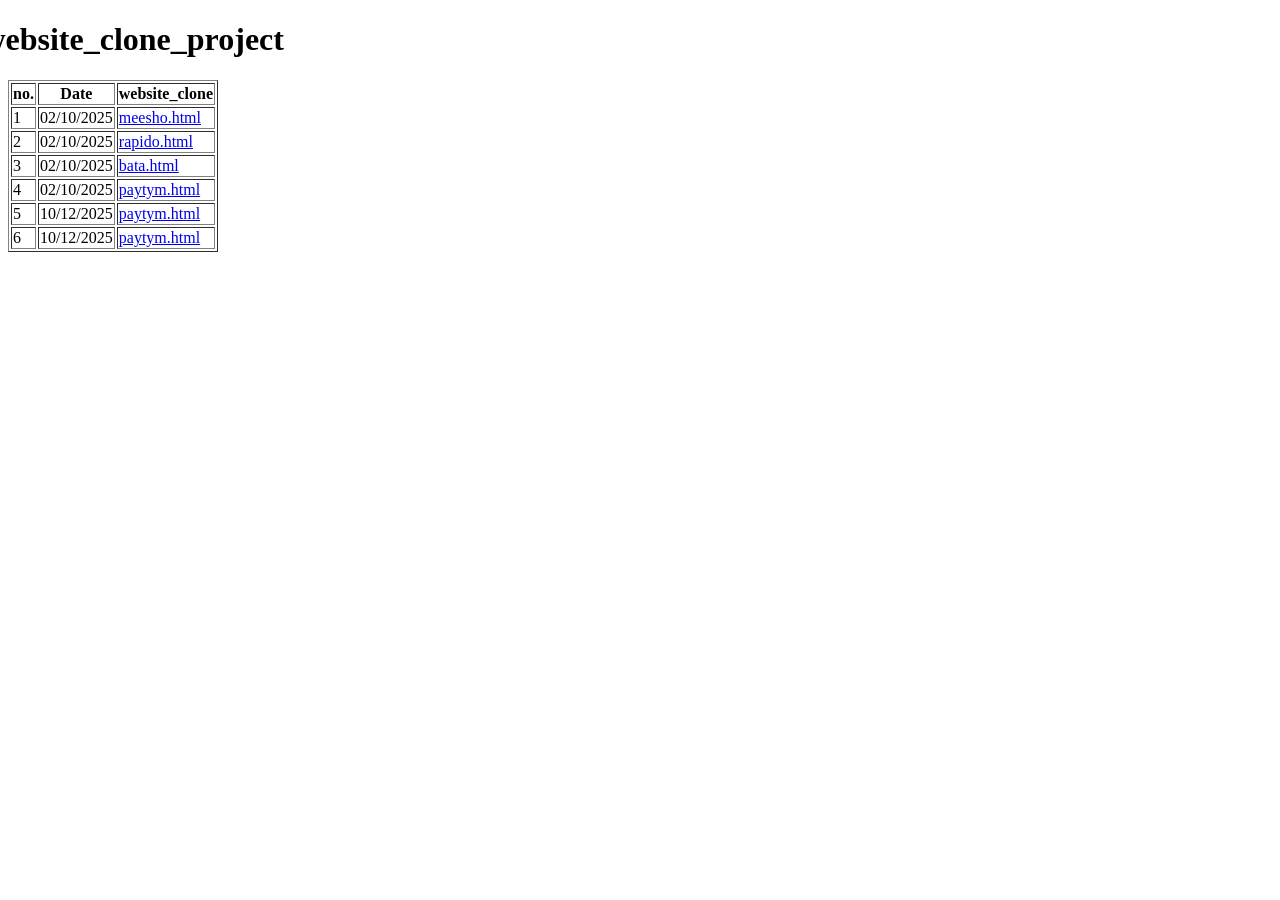
<file: index.html>
<!DOCTYPE html>
<html lang="en">
<head>
    <meta charset="UTF-8">
    <meta name="viewport" content="width=device-width, initial-scale=1.0">
    <title>website_clone</title>
</head>
<style>
    .container{
        justify-self: center;
    }
    h1{
        margin-left: -2vw;
    }
</style>
<body>
<div class="container">
    <h1>website_clone_project</h1>
    <table border="1px">
        <tr>
            <th>no.</th>
            <th>Date</th>
            <th>website_clone</th>
        </tr>
        <tr>
            <td>1</td>
            <td>02/10/2025</td>
            <td><a href="meesho_clone/meesho.html">meesho.html</a></td>
        </tr>
        <tr>
            <td>2</td>
            <td>02/10/2025</td>
            <td><a href="rapidoclone/index.html">rapido.html</a></td>
        </tr>
        <tr>
            <td>3</td>
            <td>02/10/2025</td>
            <td><a href="bata_india/BATA2.html">bata.html</a></td>
        </tr>
        <tr>
            <td>4</td>
            <td>02/10/2025</td>
            <td><a href="paytym/index.html">paytym.html</a></td>
        </tr>
        <tr>
            <td>5</td>
            <td>10/12/2025</td>
            <td><a href="cpanel/index.html">paytym.html</a></td>
        </tr>
        <tr>
            <td>6</td>
            <td>10/12/2025</td>
            <td><a href="mozilla/index.html">paytym.html</a></td>
        </tr>
    </table>
    </div>
</body>
</html>
</file>
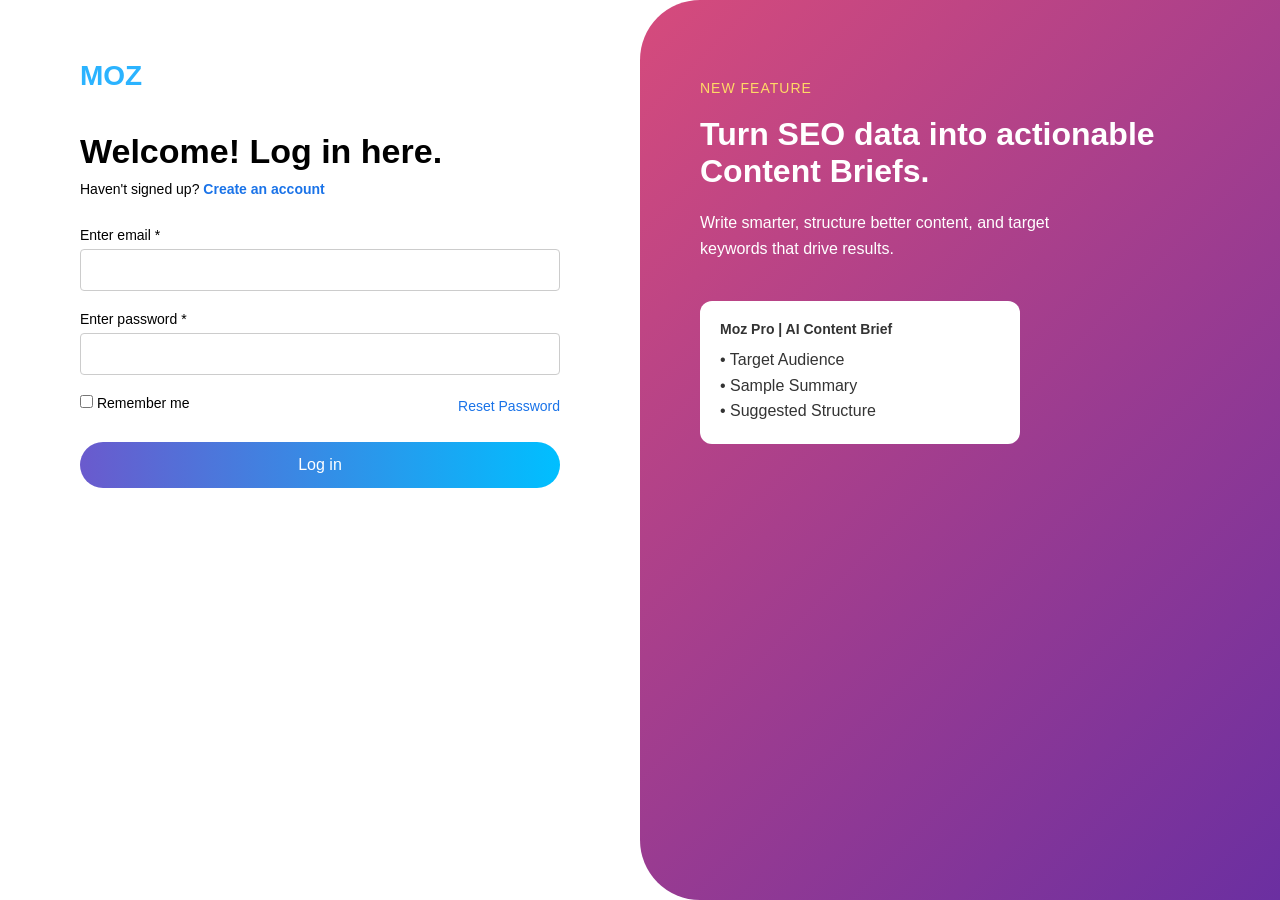
<file: mozilla/login_page.html>
<!DOCTYPE html>
<html lang="en">
<head>
<meta charset="UTF-8">
<meta name="viewport" content="width=device-width, initial-scale=1.0">
<title>Moz Login</title>

<style>
* {
  margin: 0;
  padding: 0;
  box-sizing: border-box;
  font-family: Arial, Helvetica, sans-serif;
}

body {
  min-height: 100vh;
  display: flex;
}

/* LEFT SECTION */
.left {
  width: 50%;
  padding: 60px 80px;
}

.logo {
  font-size: 28px;
  font-weight: bold;
  color: #2bb3ff;
  margin-bottom: 40px;
}

.left h1 {
  font-size: 34px;
  margin-bottom: 10px;
}

.left p {
  font-size: 14px;
  margin-bottom: 30px;
}

.left p a {
  color: #1a73e8;
  text-decoration: none;
  font-weight: 600;
}

label {
  display: block;
  font-size: 14px;
  margin-bottom: 6px;
}

input[type="email"],
input[type="password"] {
  width: 100%;
  padding: 12px;
  border: 1px solid #ccc;
  border-radius: 4px;
  margin-bottom: 20px;
  font-size: 14px;
}

.options {
  display: flex;
  justify-content: space-between;
  align-items: center;
  font-size: 14px;
  margin-bottom: 25px;
}

.options a {
  color: #1a73e8;
  text-decoration: none;
}

button {
  width: 100%;
  padding: 14px;
  background: linear-gradient(to right, #6a5acd, #00bfff);
  color: white;
  border: none;
  border-radius: 25px;
  font-size: 16px;
  cursor: pointer;
}

/* RIGHT SECTION */
.right {
  width: 50%;
  background: linear-gradient(135deg, #d64b7c, #6b2fa1);
  color: white;
  padding: 80px 60px;
  border-top-left-radius: 60px;
  border-bottom-left-radius: 60px;
}

.badge {
  color: #ffd966;
  font-size: 14px;
  letter-spacing: 1px;
  margin-bottom: 20px;
}

.right h2 {
  font-size: 32px;
  margin-bottom: 20px;
}

.right p {
  font-size: 16px;
  line-height: 1.6;
  max-width: 420px;
}

.mockup {
  margin-top: 40px;
  background: white;
  border-radius: 12px;
  padding: 20px;
  width: 320px;
  color: #333;
  font-size: 14px;
}
</style>

</head>
<body>

<!-- LEFT -->
<div class="left">
  <div class="logo">MOZ</div>

  <h1>Welcome! Log in here.</h1>
  <p>Haven't signed up? <a href="#">Create an account</a></p>

  <label>Enter email *</label>
  <input type="email">

  <label>Enter password *</label>
  <input type="password">

  <div class="options">
    <label><input type="checkbox"> Remember me</label>
    <a href="#">Reset Password</a>
  </div>

  <button>Log in</button>
</div>

<!-- RIGHT -->
<div class="right">
  <div class="badge">NEW FEATURE</div>

  <h2>Turn SEO data into actionable Content Briefs.</h2>

  <p>
    Write smarter, structure better content, and target
    keywords that drive results.
  </p>

  <div class="mockup">
    <strong>Moz Pro | AI Content Brief</strong>
    <p style="margin-top:10px;">• Target Audience<br>• Sample Summary<br>• Suggested Structure</p>
  </div>
</div>

</body>
</html>
</file>
